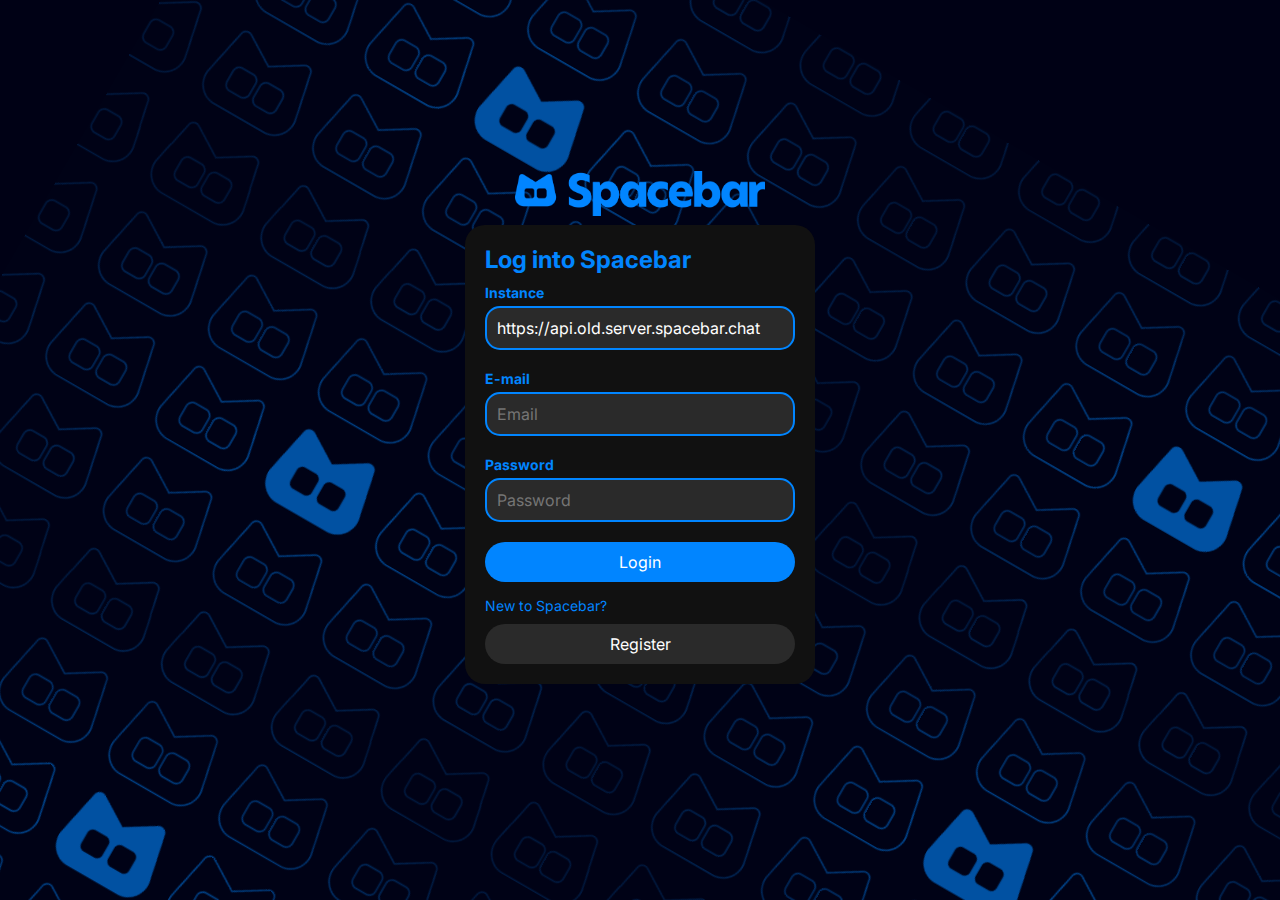
<file: login/index.html>
<!DOCTYPE html>
<html>
<head>
	<meta charset="UTF-8">
	<title>Spacebar</title>
	<meta name="viewport" content="width=device-width, initial-scale=1">
    <link rel="icon" href="../assets/avatar.png">
    <link rel="stylesheet" href="https://fonts.googleapis.com/css?family=Inter">
    <link rel="stylesheet" href="style.css">
</head>
<body>
	<div class="moving">
		<div class="moving-bg"></div>
	</div>
    <div class="container">
		<div class="logo">
			<img src="../assets/logo_blue.png" alt="Spacebar logo">
		</div>
		<form class="login-form">
			<h1>Log into Spacebar</h1>
			<label for="instance">Instance</label>
			<input type="url" id="instance" placeholder="Instance URL" value="https://api.old.server.spacebar.chat" required>
			<label for="email">E-mail</label>
			<input type="email" id="email" name="login" placeholder="Email" required>
			<label for="password">Password</label>
			<input type="password" id="password" name="password" placeholder="Password" required>
			<button type="submit" class="signin-button">Login</button>
			<p class="new-user">New to Spacebar?</p>
			<a href="../register" class="create-account-button">Register</a>
		</form>
    </div>
</body>
<script>
	document.querySelector('.login-form').addEventListener('submit', function(event) {
    event.preventDefault();

	var instance = document.querySelector('#instance').value;
    var email = document.querySelector('#email').value;
    var pwd = document.querySelector('#password').value;
	var instanceUrl = instance + '/api/auth/login'

    var data = {
        login: email,
        password: pwd
    };

    var xhr = new XMLHttpRequest();
    xhr.open('POST', instanceUrl, true);
    xhr.setRequestHeader('content-type', 'application/json');
    xhr.setRequestHeader('accept', 'application/json');
    xhr.send(JSON.stringify(data));

    xhr.onload = function() {
        if (xhr.status === 200) {
            // Handle successful login
            console.log('Login successful');
            window.location.replace("status/successful");
        } else {
            // Handle failed login
            console.log('Login failed');
            window.location.replace("status/failed");
        }
    };
});
</script>
</html>
</file>
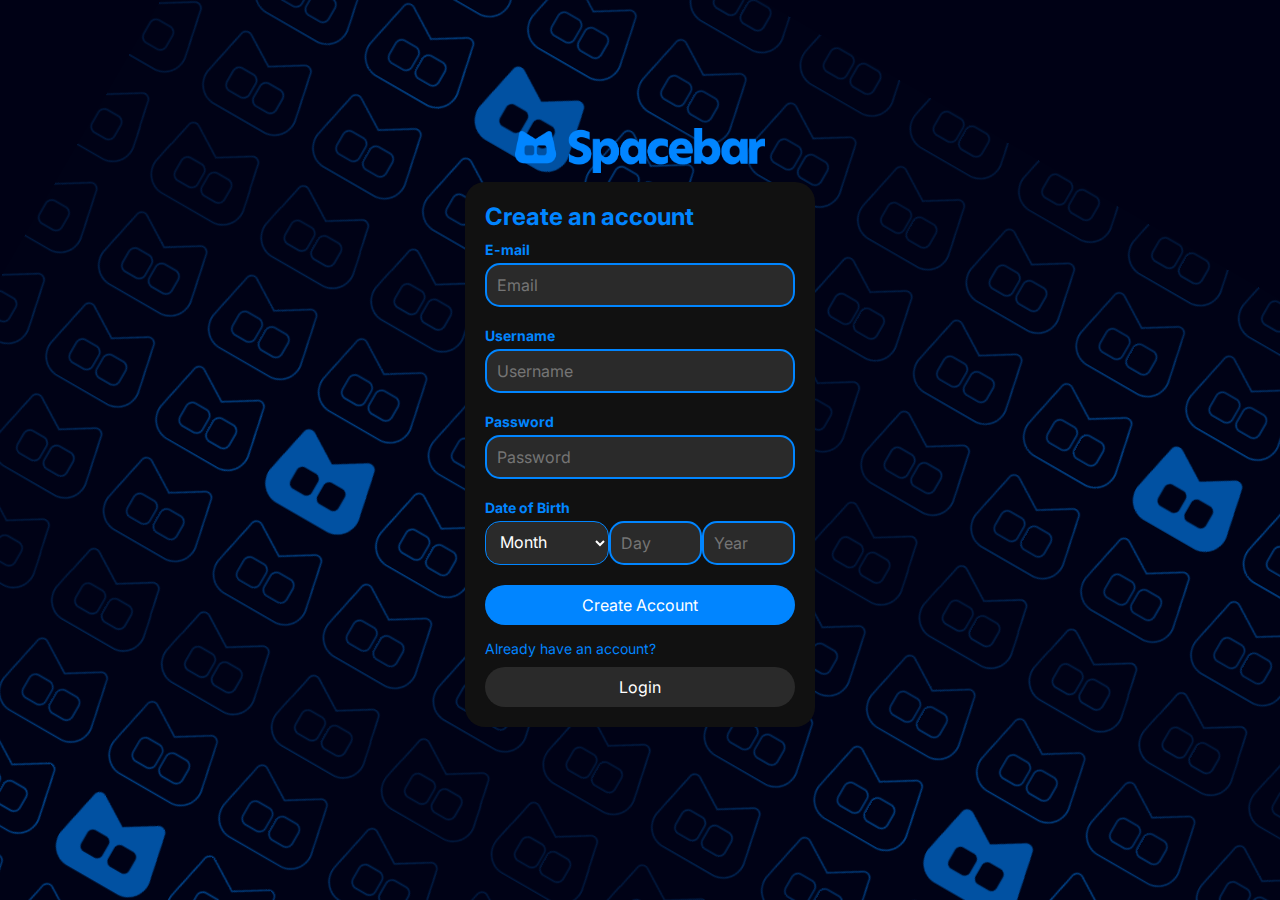
<file: register/index.html>
<!DOCTYPE html>
<html>
<head>
	<meta charset="UTF-8">
	<title>Spacebar</title>
	<meta name="viewport" content="width=device-width, initial-scale=1">
    <link rel="icon" href="../assets/avatar.png">
    <link rel="stylesheet" href="https://fonts.googleapis.com/css?family=Inter">
    <link rel="stylesheet" href="style.css">
</head>
<body>
	<div class="moving">
		<div class="moving-bg"></div>
	</div>
    <div class="container">
		<div class="logo">
			<img src="../assets/logo_blue.png" alt="Spacebar logo">
		</div>
		<form class="login-form">
			<h1>Create an account</h1>
			<label for="email">E-mail</label>
			<input type="email" id="email" name="email" placeholder="Email" required>
			<label for="username">Username</label>
			<input type="text" id="username" name="username" placeholder="Username" required>
			<label for="password">Password</label>
			<input type="password" id="password" name="password" placeholder="Password" required>
			<label for="dob">Date of Birth</label>
			<div class="dob-arrange">
				<select id="month" name="month" required>
					<option value="" disabled selected>Month</option>
					<option value="January">January</option>
					<option value="February">February</option>
					<option value="March">March</option>
					<option value="April">April</option>
					<option value="May">May</option>
					<option value="June">June</option>
					<option value="July">July</option>
					<option value="August">August</option>
					<option value="September">September</option>
					<option value="October">October</option>
					<option value="November">November</option>
					<option value="December">December</option>
				  </select>
				  <input type="number" id="day" name="day" placeholder="Day" min="1" max="31" required>
				  <input type="number" id="year" name="year" placeholder="Year" min="1935" max="2005" required>
			</div>
			<button type="submit" class="signup-button">Create Account</button>
			<p class="registered-user">Already have an account?</p>
			<a href="../login" class="login-button">Login</a>
		</form>
    </div>
</body>
</html>
</file>
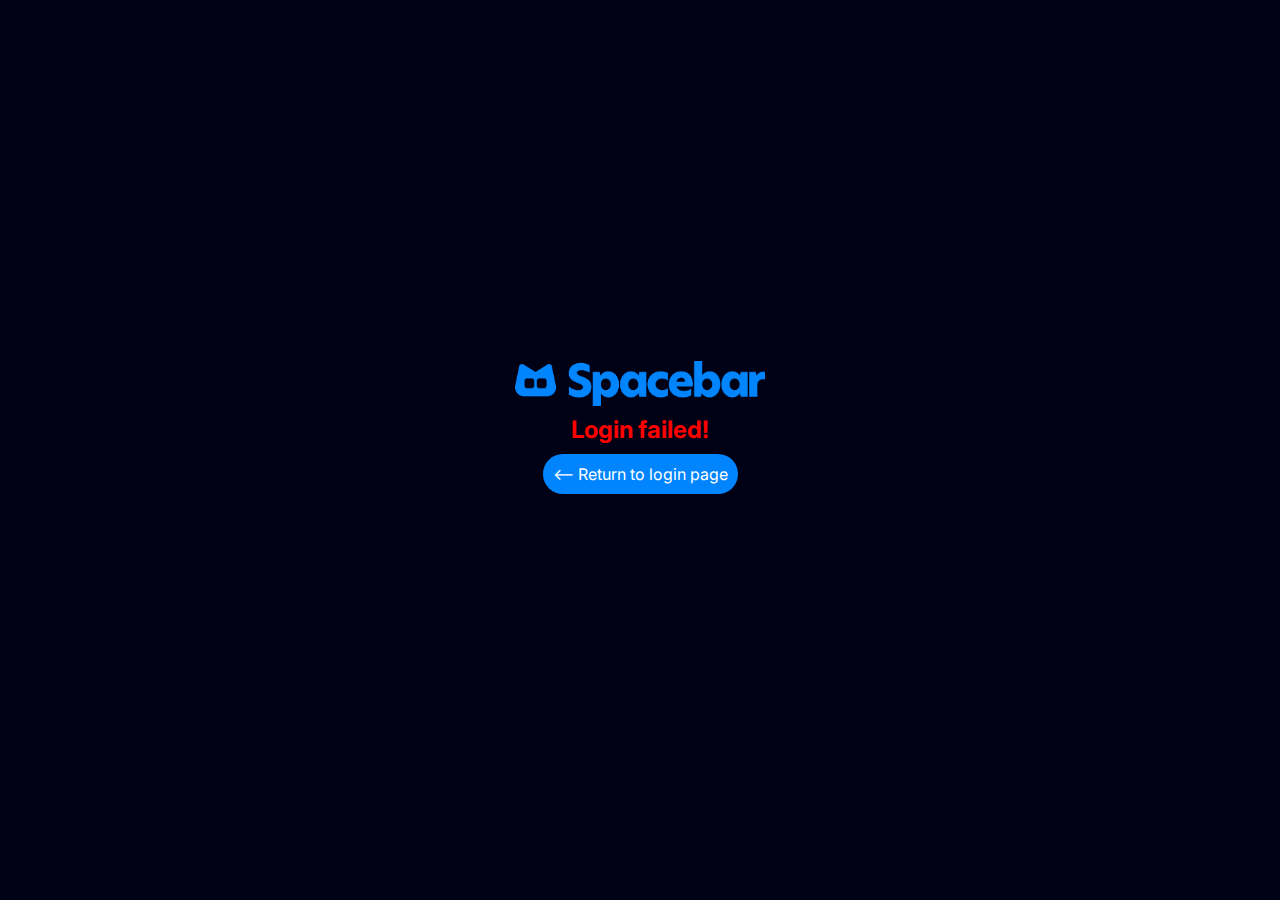
<file: login/status/failed/index.html>
<!DOCTYPE html>
<html>
    <head>
        <meta charset="UTF-8">
        <title>Spacebar</title>
        <meta name="viewport" content="width=device-width, initial-scale=1">
        <link rel="icon" href="../../../assets/avatar.png">
        <link rel="stylesheet" href="https://fonts.googleapis.com/css?family=Inter">
        <link rel="stylesheet" href="style.css">
    </head>
    <body>
        <div class="container">
            <div class="logo">
                <img src="../../../assets/logo_blue.png" alt="Spacebar logo">
            </div>
            <h1>Login failed!</h1>
            <a href="../../"><button class="return-button"><-- Return to login page</button></a>
        </div>
    </body>
</html>
</file>
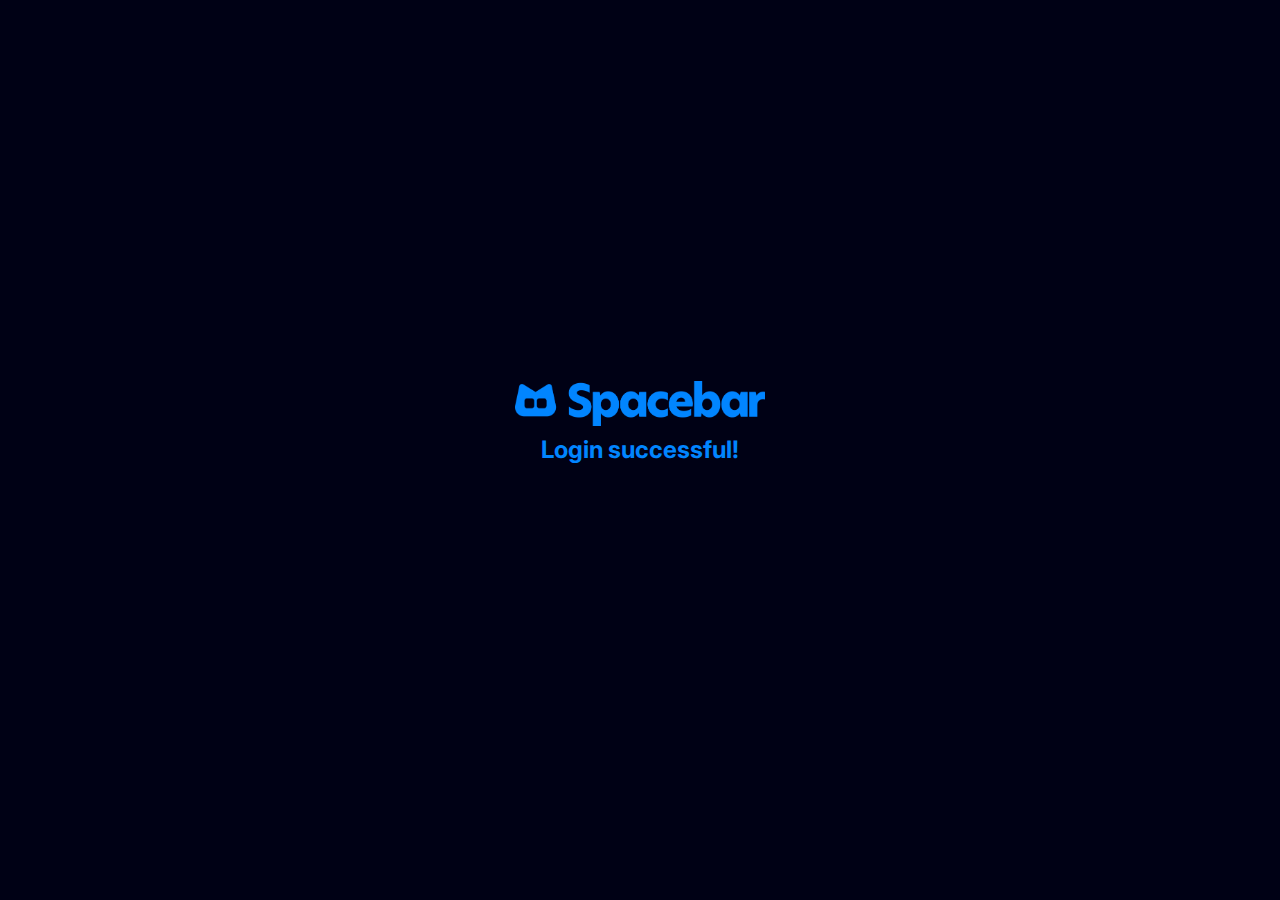
<file: login/status/successful/index.html>
<!DOCTYPE html>
<html>
    <head>
        <meta charset="UTF-8">
        <title>Spacebar</title>
        <meta name="viewport" content="width=device-width, initial-scale=1">
        <link rel="icon" href="../../../assets/avatar.png">
        <link rel="stylesheet" href="https://fonts.googleapis.com/css?family=Inter">
        <link rel="stylesheet" href="style.css">
    </head>
    <body>
        <div class="container">
            <div class="logo">
                <img src="../../../assets/logo_blue.png" alt="Spacebar logo">
            </div>
            <h1>Login successful!</h1>
        </div>
    </body>
</html>
</file>
<file: login/style.css>
* {
  box-sizing: border-box;
  margin: 0;
  padding: 0;
  font-family: 'Inter', serif;
}

.moving {
  position: fixed;
  height: 100%;
  width: 100%;
  z-index: -100;
  transform: rotate(30deg);
}

@keyframes moving {
  from {
    transform: translateY(-400px)
    translateX(-300px)
  }
  to {
    transform: translateY(-700px)
    translateX(-300px)
  }
}

.moving-bg {
  box-sizing: content-box;
  padding: 500px;
  position: absolute;
  height: 100%;
  width: 100%;
  background-image: url("../assets/banner.png");
  background-size: 100%;
  animation: moving 30s linear infinite;
  animation-direction: alternate;
  opacity: .6;
}

body {
  background-color: #000115;
}

.container {
  display: flex;
  flex-direction: column;
  justify-content: center;
  align-items: center;
  height: 95vh;
}

.logo {
  text-align: center;
  margin-bottom: 5px;
}

.logo img {
  width: 250px;
}

.login-form {
  background-color: #111111;
  color: #0185ff;
  border-radius: 20px;
  padding: 20px;
  width: 350px;
}

h1 {
  font-size: 24px;
  margin-bottom: 10px;
  color: #0185ff;
}

label {
  display: block;
  font-size: 14px;
  font-weight: bold;
  margin-bottom: 5px;
  color: #0185ff;
}

input[type="url"],
input[type="email"],
input[type="password"] {
  outline: none;
  display: block;
  border-style: solid;
  border-radius: 15px;
  border-color: #0185ff;
  font-size: 16px;
  margin-bottom: 20px;
  padding: 10px;
  width: 100%;
  color: white;
  background-color:#2a2a2a;
}

.signin-button {
  background-color: #0185ff;
  border: none;
  border-radius: 20px;
  color: white;
  font-size: 16px;
  padding: 10px;
  width: 100%;
  cursor: pointer;
}

.new-user {
  font-size: 14px;
  margin-top: 15px;
}

.create-account-button {
  background-color: #2a2a2a;
  border: none;
  border-radius: 20px;
  color: white;
  display: block;
  font-size: 16px;
  margin-top: 10px;
  padding: 10px;
  text-align: center;
  text-decoration: none;
}

.create-account-button:active {
    outline: none;
    -webkit-tap-highlight-color: transparent;
}

@media screen and (max-width: 480px) {
  .login-form {
  width: 300px;
}
}

@media screen and (max-width: 320px) {
  .login-form {
  width: 250px;
}
}
</file>
<file: register/style.css>
* {
  box-sizing: border-box;
  margin: 0;
  padding: 0;
  font-family: 'Inter', serif;
}

.moving {
  position: fixed;
  height: 100%;
  width: 100%;
  z-index: -100;
  transform: rotate(30deg);
}

@keyframes moving {
  from {
    transform: translateY(-400px)
    translateX(-300px)
  }
  to {
    transform: translateY(-700px)
    translateX(-300px)
  }
}

.moving-bg {
  box-sizing: content-box;
  padding: 500px;
  position: absolute;
  height: 100%;
  width: 100%;
  background-image: url("../assets/banner.png");
  background-size: 100%;
  animation: moving 30s linear infinite;
  animation-direction: alternate;
  opacity: .6;
}

body {
  background-color: #000115;
}

.container {
  display: flex;
  flex-direction: column;
  justify-content: center;
  align-items: center;
  height: 95vh;
}

.logo {
  text-align: center;
  margin-bottom: 5px;
}

.logo img {
  width: 250px;
}

.login-form {
  background-color: #111111;
  color: #0185ff;
  border-radius: 20px;
  padding: 20px;
  width: 350px;
}

h1 {
  font-size: 24px;
  margin-bottom: 10px;
  color: #0185ff;
}

label {
  display: block;
  font-size: 14px;
  font-weight: bold;
  margin-bottom: 5px;
  color: #0185ff;
}

input,
select {
  outline: none;
  display: block;
  border-style: solid;
  border-radius: 15px;
  border-color: #0185ff;
  font-size: 16px;
  margin-bottom: 20px;
  padding: 10px;
  width: 100%;
  color: white;
  background-color:#2a2a2a;
}

.dob-arrange {
  display: flex;
}

#month {
  width: 40%;
}

#day {
  width: 30%;
}

#year {
  width: 30%;
}

input::-webkit-outer-spin-button,
input::-webkit-inner-spin-button {
  -webkit-appearance: none;
  margin: 0;
}

input[type=number] {
  appearance: textfield;
}

.signup-button {
  background-color: #0185ff;
  border: none;
  border-radius: 20px;
  color: white;
  font-size: 16px;
  padding: 10px;
  width: 100%;
  cursor: pointer;
}

.registered-user {
  font-size: 14px;
  margin-top: 15px;
}

.login-button {
  background-color: #2a2a2a;
  border: none;
  border-radius: 20px;
  color: white;
  display: block;
  font-size: 16px;
  margin-top: 10px;
  padding: 10px;
  text-align: center;
  text-decoration: none;
}

.create-account-button:active {
    outline: none;
    -webkit-tap-highlight-color: transparent;
}

@media screen and (max-width: 480px) {
  .login-form {
  width: 300px;
}
}

@media screen and (max-width: 320px) {
  .login-form {
  width: 250px;
}
}
</file>
<file: login/status/failed/style.css>
* {
    box-sizing: border-box;
    margin: 0;
    padding: 0;
    font-family: 'Inter', serif;
  }
  
  body {
    background-color: #000115;
  }
  
  .container {
    display: flex;
    flex-direction: column;
    justify-content: center;
    align-items: center;
    height: 95vh;
  }
  
  .logo {
    text-align: center;
    margin-bottom: 5px;
  }
  
  .logo img {
    width: 250px;
  }

  h1 {
    font-size: 24px;
    margin-bottom: 10px;
    color: #ff0000;
  }
  
  .return-button {
    background-color: #0185ff;
    border: none;
    border-radius: 20px;
    color: white;
    font-size: 16px;
    padding: 10px;
    width: 100%;
    cursor: pointer;
  }
</file>
<file: login/status/successful/style.css>
* {
    box-sizing: border-box;
    margin: 0;
    padding: 0;
    font-family: 'Inter', serif;
  }
  
  body {
    background-color: #000115;
  }
  
  .container {
    display: flex;
    flex-direction: column;
    justify-content: center;
    align-items: center;
    height: 95vh;
  }
  
  .logo {
    text-align: center;
    margin-bottom: 5px;
  }
  
  .logo img {
    width: 250px;
  }

  h1 {
    font-size: 24px;
    margin-bottom: 10px;
    color: #0185ff;
  }
</file>
